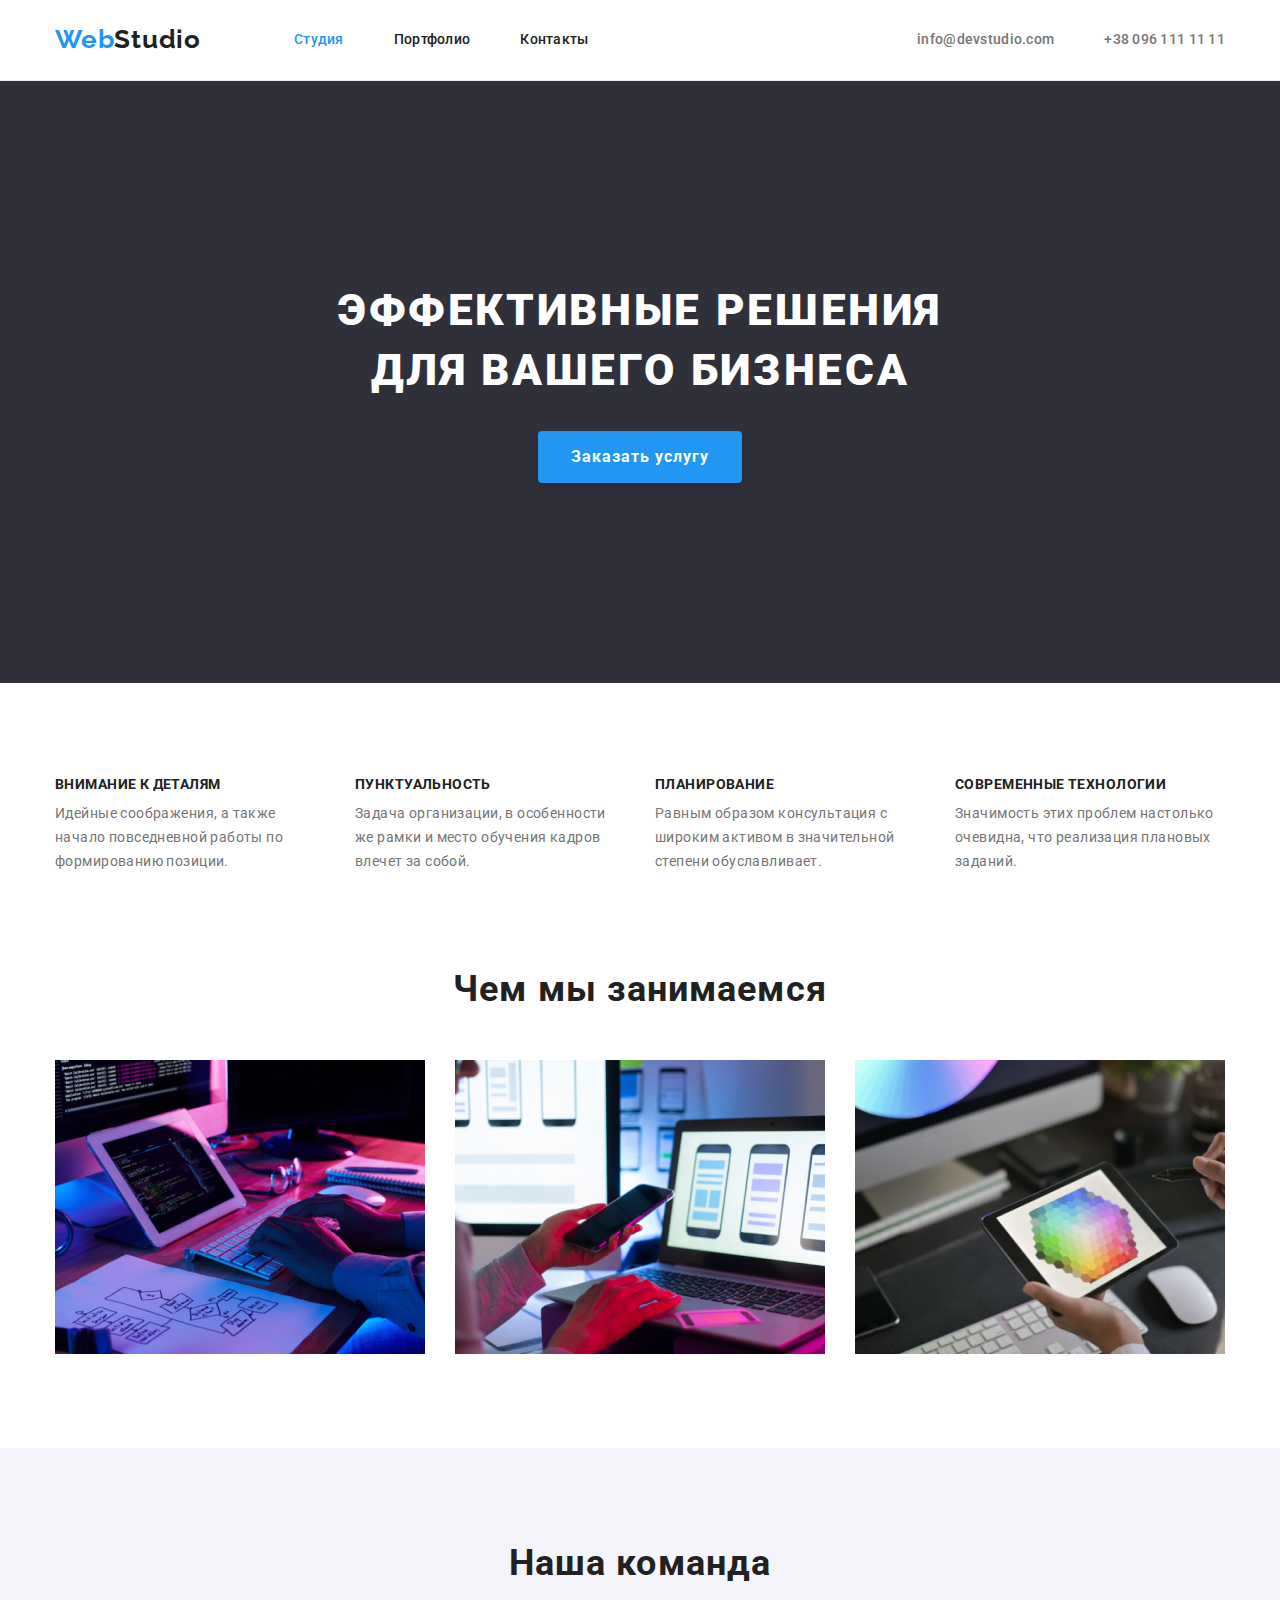
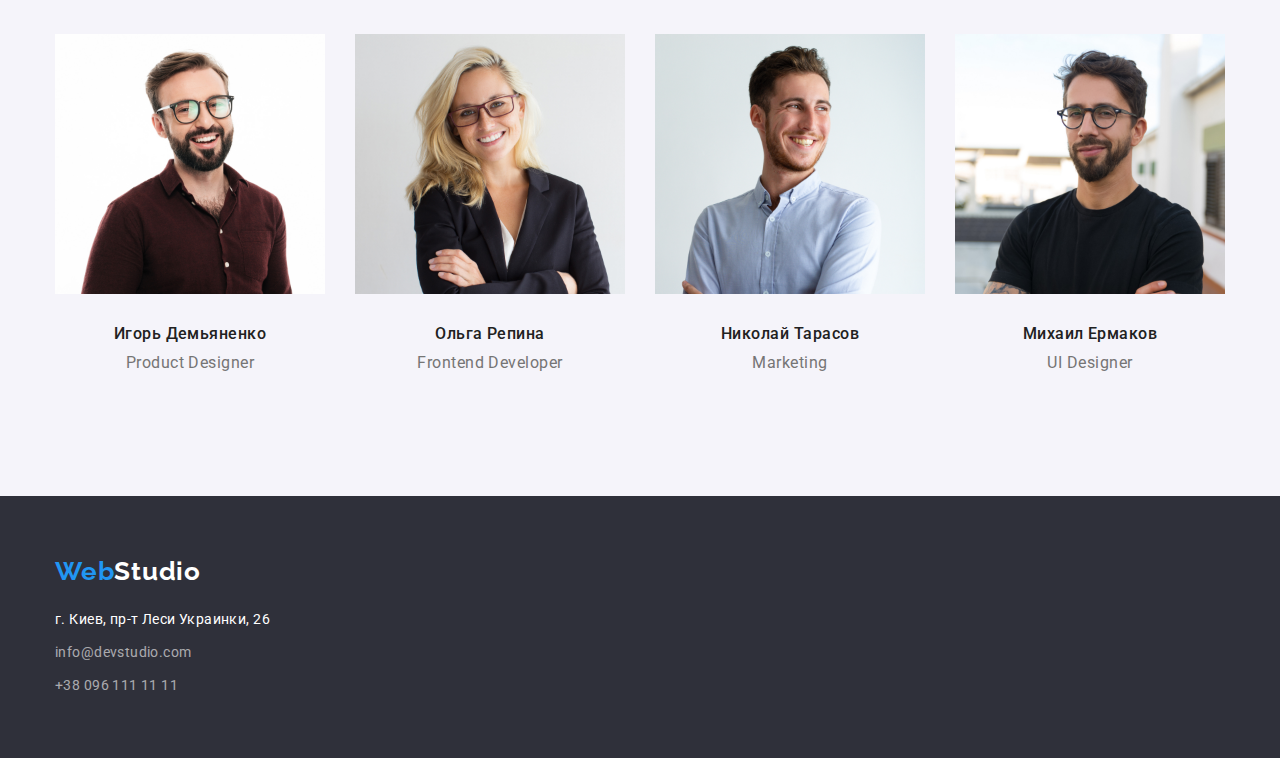
<file: index.html>
<!DOCTYPE html>
<html lang="ru">
<head>
    <meta charset="UTF-8">
    <meta http-equiv="X-UA-Compatible" content="IE=edge">
    <meta name="viewport" content="width=device-width, initial-scale=1.0">
    <title>Document</title>
    <link rel="preconnect" href="https://fonts.googleapis.com">
    <link rel="preconnect" href="https://fonts.gstatic.com" crossorigin>
    <link href="https://fonts.googleapis.com/css2?family=Raleway:wght@700&family=Roboto:wght@400;500;700;900&display=swap"
        rel="stylesheet">
    <link rel="stylesheet" href="https://cdnjs.cloudflare.com/ajax/libs/modern-normalize/1.1.0/modern-normalize.min.css">
    <link rel="stylesheet" href="./css/styles.css">
</head>
<body>
 <header class="border">
    <div class="conteiner header-flex">
        <nav class="header-flex">
            <a href="./index.html" lang="en" class="logo">Web<span class="logo-part">Studio</span></a>
            <ul class="site-nav list">
                <li class="item"><a href="./index.html" class="link current">Студия</a> </li>
                <li class="item"><a href="./portfolio.html" class="link">Портфолио</a> </li>
                <li class="item"><a href="" class="link">Контакты</a> </li>
            </ul>
        </nav>
        
        <ul class="site-contacts list">
            <li class="item"><a href="mailto:info@devstudio.com" class="link">info@devstudio.com</a></li>
            <li class="item"><a href="tel:+380961111111" class="link">+38 096 111 11 11</a> </li>
        </ul>
    </div>
    
 </header>
 <main>
    <!-- Главная секция -->
    <section class="mainsection">
        <h1 class="title">Эффективные решения для вашего бизнеса</h1>
        <button type="button" class="button" >Заказать услугу</button>
    </section>
    <!--Черты компании-->
        <section class="feature-section">
        <div class="conteiner">
        <h2 class="hid-header">Черты компании</h2>
        <ul class="feature-list list">
            <li class="item">
                <h3 class="title">Внимание к деталям</h3>
                <p class="text">Идейные соображения, а также начало повседневной работы по формированию позиции.</p>
            </li>
            <li class="item">
                <h3 class="title">Пунктуальность</h3>
                <p class="text">Задача организации, в особенности же рамки и место обучения кадров влечет за собой.</p>
            </li>
            <li class="item">
                <h3 class="title">Планирование</h3>
                <p class="text">Равным образом консультация с широким активом в значительной степени обуславливает.</p>
            </li>
            <li class="item">
                <h3 class="title">Современные технологии</h3>
                <p class="text">Значимость этих проблем настолько очевидна, что реализация плановых заданий.</p>
            </li>
        </ul>
        </div>
    </section>
    <!--Чем мы занимаемся-->
    <section class="type-work-section">
        <div class="conteiner">
        <h2 class="section-title">Чем мы занимаемся</h2>
        <ul class="type-work list">
            <li class="item">
                <a href="">
                    <img class="img" src="./img/box1.jpg" alt="Пример работ 1" 
                    width="370"
                    height="294"/>
                </a>
            </li>
            <li class="item">
                <a href="">
                <img class="img" src="./img/box2.jpg " alt="Пример работ 2" 
                width="370"
                height="294"/>
            </a>
        </li>
            <li class="item">
                <a href="">
                <img class="img" src="./img/box3.jpg" alt="Пример работ 3" 
                width="370"
                height="294"/>
            </a>
        </li>
        </ul>
        </div>
    </section>
    
    <!--Наша команда-->
    <section class="team">
        <div class="conteiner">
        <h2 class="section-title">Наша команда</h2>
        <ul class="list">
        <li class="team-list">
            <img class="img" src="./img/img.jpg" alt="Сотрудник 1" 
            width="270"
            height="260">
            <div class="team-bloc">
            <h3 class="team-title">Игорь Демьяненко</h3>
            <p lang="en" class="team-text">Product Designer</p>
            </div>
        </li>
        <li class="team-list">
            <img class="img" src="./img/img1.jpg" alt="Сотрудник 2"
            width="270"
            height="260">
            <div class="team-bloc">
            <h3 class="team-title">Ольга Репина</h3>
            <p lang="en" class="team-text">Frontend Developer</p>
            </div>
        </li>
        <li class="team-list">
            <img class="img" src="./img/img2.jpg" alt="Сотрудник 3"
            width="270"
            height="260">
            <div class="team-bloc">
            <h3 class="team-title">Николай Тарасов</h3>
            <p lang="en" class="team-text">Marketing</p>
            </div>
        </li>
        <li class="team-list">
            <img class="img" src="./img/img3.jpg" alt="Сотрудник 4"
            width="270"
            height="260">
            <div class="team-bloc">
            <h3 class="team-title">Михаил Ермаков</h3>
            <p lang="en" class="team-text">UI Designer</p>
            </div>
        </li>
    </ul>
    </div>
    </section>
 </main>
 <footer class="footer">
    <div class="conteiner">
        <a href="./index.html" lang="en" class="logo">Web<span class="logo-part">Studio</span> </a>
        <address>
            <p class="text">г. Киев, пр-т Леси Украинки, 26</p> 
        <ul class="footer-link list" >
            <div class="margin">
            <li ><a href="mailto:info@devstudio.com" class="link">info@devstudio.com</a></li>
            </div>
            <li ><a href="tel:+380961111111" class="link">+38 096 111 11 11</a> </li>
        </ul>
        </address>
    </div>
 </footer>
</body>

</html>
</file>
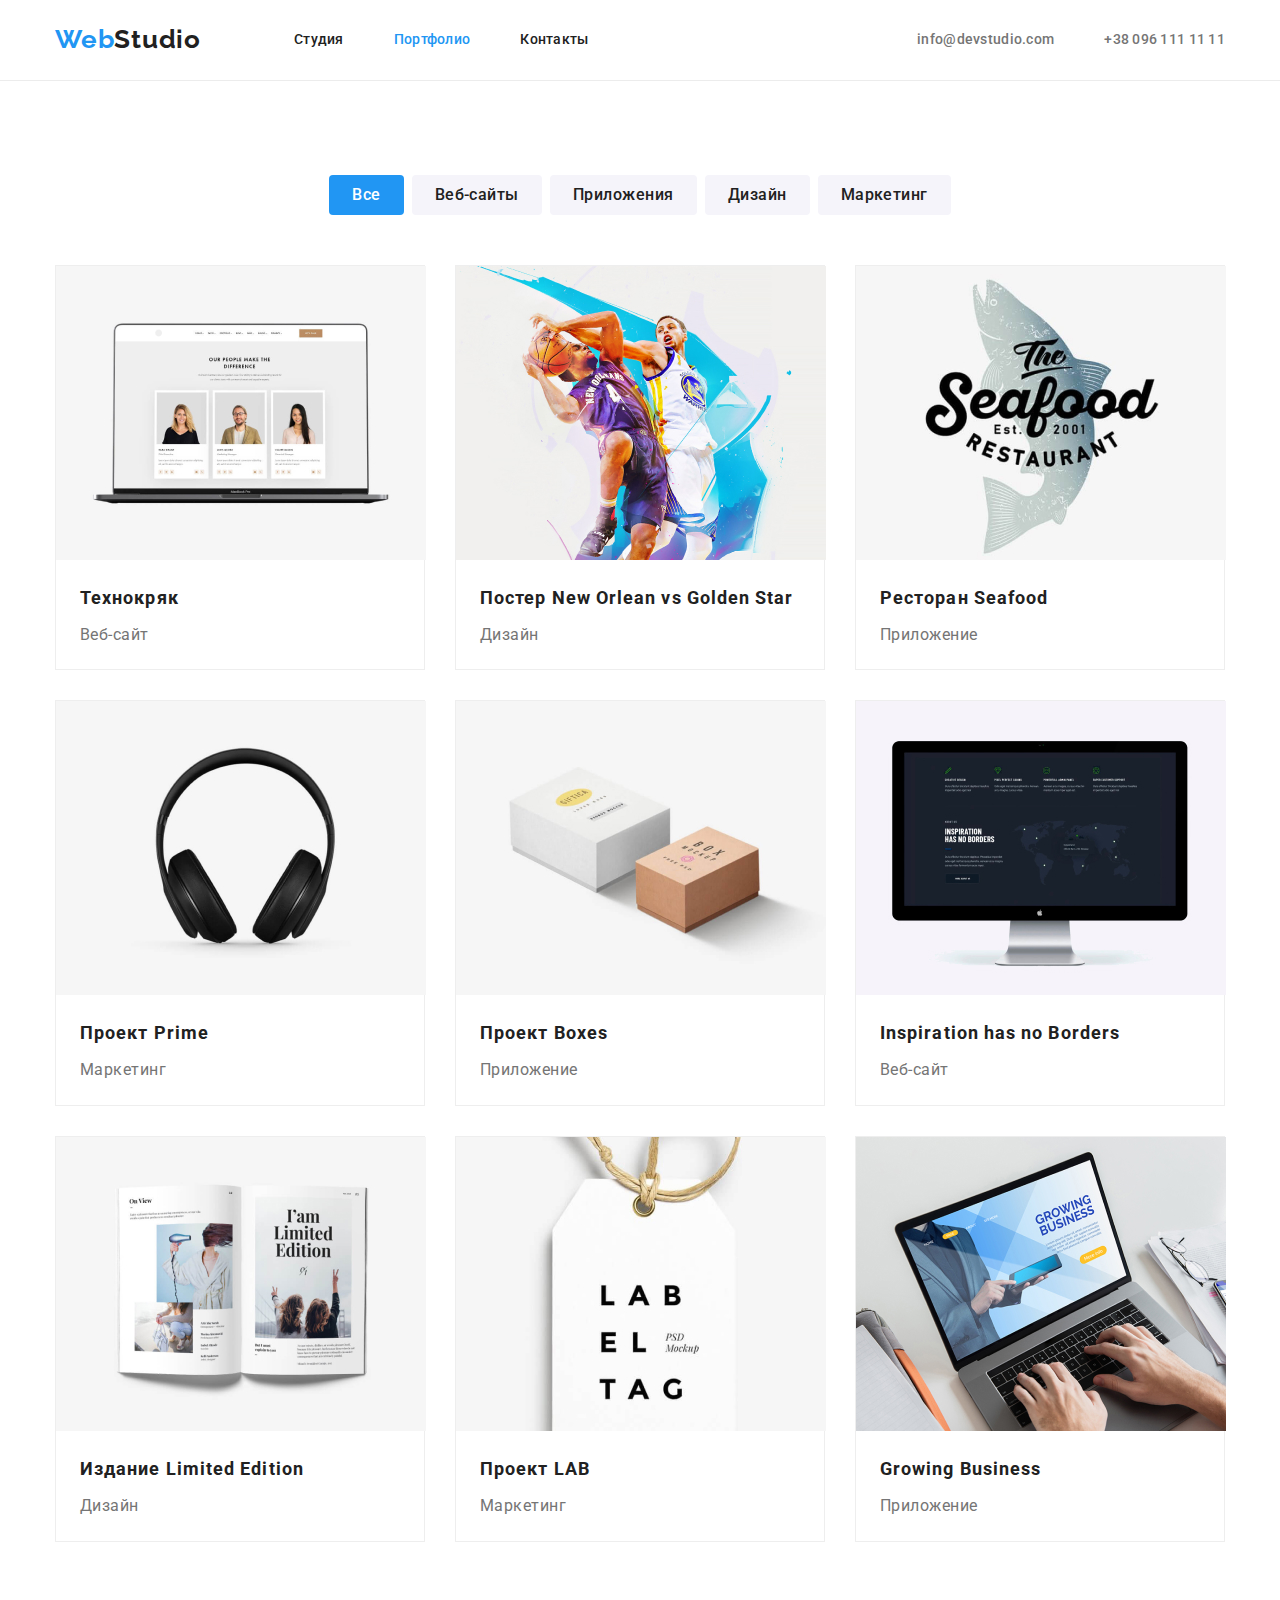
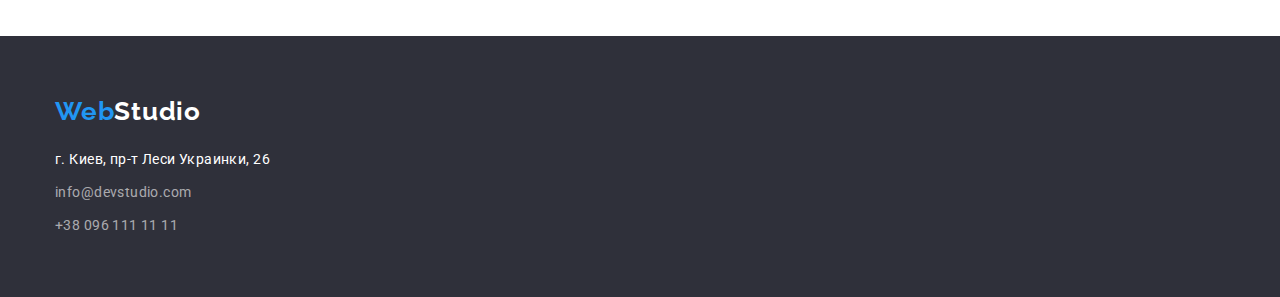
<file: portfolio.html>
<!DOCTYPE html>
<html lang="ru">
<head>
    <meta charset="UTF-8">
    <meta http-equiv="X-UA-Compatible" content="IE=edge">
    <meta name="viewport" content="width=device-width, initial-scale=1.0">
    <title>Document</title>
    <link rel="preconnect" href="https://fonts.googleapis.com">
    <link rel="preconnect" href="https://fonts.gstatic.com" crossorigin>
    <link href="https://fonts.googleapis.com/css2?family=Raleway:wght@700&family=Roboto:wght@400;500;700;900&display=swap"
        rel="stylesheet">
    <link rel="stylesheet" href="https://cdnjs.cloudflare.com/ajax/libs/modern-normalize/1.1.0/modern-normalize.min.css">
    <link rel="stylesheet" href="./css/styles.css">
</head>
<body>
<header class="border">
    <div class="conteiner header-flex">
        <nav class="header-flex">
            <a href="./index.html" lang="en" class="logo">Web<span class="logo-part">Studio</span></a>
            <ul class="site-nav list">
                <li class="item"><a href="./index.html" class="link ">Студия</a> </li>
                <li class="item"><a href="./portfolio.html" class="link current">Портфолио</a> </li>
                <li class="item"><a href="" class="link">Контакты</a> </li>
            </ul>
        </nav>

        <ul class="site-contacts list">
            <li class="item"><a href="mailto:info@devstudio.com" class="link">info@devstudio.com</a></li>
            <li class="item"><a href="tel:+380961111111" class="link">+38 096 111 11 11</a> </li>
        </ul>
    </div>

</header>
    <main>
      <section class="portfolio">
        <div class="conteiner">
        <h1 class="hid-title">Портфолио</h1>
       <ul class="portfolio-nav list">
        <li class="item">
            <button type="button" class="button current">Все</button>  
        </li>
        <li class="item">
            <button type="button" class="button">Веб-сайты</button>  
        </li>
        <li class="item">
            <button type="button" class="button">Приложения</button>  
        </li>
        <li class="item">
            <button type="button" class="button">Дизайн</button>
        </li>
        <li class="item">
            <button type="button" class="button">Маркетинг</button>
        </li>
       </ul>  
<ul class="portfolio-list list">
    <li class="item">
        <a href="" class="portfolio-link">
        <img class="img" src="./img/portf1.jpg" alt="Технокряк"
         width="370" height="294">
        <div class="description">
        <h2 class="title">Технокряк</h2>
        <p class="text">Веб-сайт</p>
        </div>
        </a>
    </li>
    <li class="item">
        <a href="" class="portfolio-link">
        <img class="img" src="./img/portf2.jpg" alt="Постер New Orlean vs Golden Star" 
        width="370" height="294">
        <div class="description">
        <h2 class="title">Постер <span lang="en">New Orlean vs Golden Star</span> </h2>
        <p class="text">Дизайн</p>
        </div>
        </a>
    </li>
    <li class="item">
        <a href="" class="portfolio-link">
        <img class="img" src="./img/portf3.jpg" alt="Ресторан Seafood" 
        width="370" height="294">
        <div class="description">
        <h2 class="title">Ресторан <span lang="en">Seafood</span></h2>
        <p class="text">Приложение</p>
        </div>
        </a>
    </li>
    <li class="item">
        <a href="" class="portfolio-link">
        <img class="img" src="./img/portf4.jpg" alt="Проект Prime" 
        width="370" height="294">
        <div class="description">
        <h2 class="title">Проект <span lang="en">Prime</span></h2>
        <p class="text">Маркетинг</p>
        </div>
        </a>
    </li>
    <li class="item">
        <a href="" class="portfolio-link">
        <img class="img" src="./img/portf5.jpg" alt="Проект Boxes" 
        width="370" height="294">
        <div class="description">
        <h2 class="title">Проект <span lang="en">Boxes</span></h2>
        <p class="text">Приложение</p>
        </div>
        </a>
    </li>
    <li class="item">
        <a href="" class="portfolio-link">
        <img class="img" src="./img/portf6.jpg" alt="Inspiration has no Borders" 
        width="370" height="294">
        <div class="description">
        <h2 class="title">Inspiration has no Borders</h2>
        <p class="text">Веб-сайт</p>
        </div>
        </a>
    </li>
    <li class="item">
        <a href="" class="portfolio-link">
        <img class="img" src="./img/portf7.jpg" alt="Издание Limited Edition" 
        width="370" height="294">
        <div class="description">
        <h2 class="title">Издание <span lang="en">Limited Edition</span></h2>
        <p class="text">Дизайн</p>
        </div>
        </a>
    </li>
    <li class="item">
        <a href="" class="portfolio-link">
        <img class="img" src="./img/portf8.jpg" alt="Проект LAB" 
        width="370" height="294">
        <div class="description">
        <h2 class="title">Проект <span lang="en">LAB</span> </h2>
        <p class="text">Маркетинг</p>
        </div>
        </a>
    </li>
    <li class="item">
        <a href="" class="portfolio-link">
        <img class="img" src="./img/portf9.jpg" alt="Growing Business" 
        width="370" height="294">
        <div class="description">
        <h2 class="title">Growing Business</h2>
        <p class="text">Приложение</p>
        </div>
        </a>
    </li>
</ul>
</div>
      </section>
    </main>
<footer class="footer">
    <div class="conteiner">
        <a href="./index.html" lang="en" class="logo">Web<span class="logo-part">Studio</span> </a>
        <address>
            <p class="text">г. Киев, пр-т Леси Украинки, 26</p>
            <ul class="footer-link list">
                <div class="margin">
                    <li><a href="mailto:info@devstudio.com" class="link">info@devstudio.com</a></li>
                </div>
                <li><a href="tel:+380961111111" class="link">+38 096 111 11 11</a> </li>
            </ul>
        </address>
    </div>
</footer>
</body>
</html>
</file>
<file: css/styles.css>
/* основной текст заголовки #212121*/
/* втор. цвет осн. текст #757575 */
/* цвет загол Н1 #FFFFFF */
/* доп цвет синий #2196F3 */

:root {
    --title-text-color:#212121;
    --prymary-text-color:#757575;
    --axent-text-color:#2196F3;
    --Wite-text-color:#FFFFFF;
    --background-main-color: #F5F4FA;
    --background-footer-color: #2F303A;
}
body {
    background-color: var(--Wite-text-color);
    color: var(--prymary-text-color) ;
    font-family: 'Roboto', sans-serif;
    font-weight: 400;
    font-size: 14px;
    line-height: 1.7;
    letter-spacing: 0.03em;
}

.conteiner {
    margin-left: auto;
    margin-right: auto;
    width: 1200px;
    padding-left: 15px;
    padding-right: 15px;
 
    /* background-color: aqua; */
}
.list {
    list-style: none;
    padding: 0;
    margin: 0; 
}
.img {
    display: block;
}
.logo {
    color: var(--axent-text-color);
    font-family: 'Raleway', sans-serif;
        font-weight: 700;
        font-size: 26px;
        line-height: 1.2;
        letter-spacing: 0.03em;

        text-decoration: none;
}
.logo-part {
    
    color: var(--title-text-color);
}

/* навигация сайта*/
.header-flex {
    display: flex;
    align-items: center;

}
.border {
    border-bottom: 1px solid #ECECEC;
}
.site-nav {
    display: flex;
    margin-left: 93px;
}

.site-nav .item:not(:last-child) {
   margin-right: 50px;
}
.site-nav .link {
    display: block;
    padding-top: 32px;
    padding-bottom: 32px;
color: var(--title-text-color) ;
    font-weight: 500;
    font-size: 14px;
    line-height: 1.14;
    letter-spacing: 0.02em;

    text-decoration: none;
}
.site-nav .link:hover, 
.site-nav .link:focus {
   color: var(--axent-text-color); 
}
.site-nav .link.current {
    color: var(--axent-text-color);
}
.site-contacts {
    display: flex;
    margin-left: auto;
}

.site-contacts .item:not(:last-child) {
    margin-right: 50px;
}

.site-contacts .link {
    display: block;
    padding-top: 32px;
    padding-bottom: 32px;

    color: var(--prymary-text-color);
    font-weight: 500;
        font-size: 14px;
        line-height: 1.14;
        letter-spacing: 0.02em;

        text-decoration: none;
}
.site-contacts .link:hover, 
.site-contacts .link:focus {
    color: var(--axent-text-color);
}

/* Главная секция */
.mainsection {
    padding: 200px 0;
    background: var(--background-footer-color);
    text-align: center;
}
.mainsection .title {
    margin: 0 auto 30px auto;
    width: 696px;
    color: var(--Wite-text-color);
    font-weight: 900;
        font-size: 44px;
        line-height: 1.36;
        letter-spacing: 0.06em;
        text-transform: uppercase;
}

.mainsection .button {
display: inline-block;
margin: 0 auto;
padding: 10px 32px;
background: var(--axent-text-color);
box-shadow: 0px 4px 4px rgba(0, 0, 0, 0.15);
font-family: inherit;
font-weight: 700;
    font-size: 16px;
    line-height: 1.87;
    display: flex;
    align-items: center;
    letter-spacing: 0.06em;
color: var(--Wite-text-color);
min-width: 200px;
border-radius: 4px;
border: 1px solid transparent;
cursor: pointer;
}

/* Секции */
.feature-section {
    padding: 94px 0;
}
.type-work-section {
    padding-bottom: 94px;
}
.section-title {
    margin-top: 0;
    margin-bottom: 50px;
    color: var(--title-text-color);
    font-weight: 700;
        font-size: 36px;
        line-height: 1.17;
        text-align: center;
        letter-spacing: 0.03em;
}
.hid-header {
position: absolute;
    white-space: nowrap;
    width: 1px;
    height: 1px;
    overflow: hidden;
    border: 0;
    padding: 0;
    clip: rect(0 0 0 0);
    clip-path: inset(50%);
    margin: -1px;
}

.feature-list {
    display: flex;
}
.feature-list .item {
    width: 270px;
}
.feature-list .item:not(:last-child) {
    margin-right: 30px;
}

.feature-list .title {
    margin-top: 0;
    margin-bottom: 10px;
    color: var(--title-text-color);
    font-weight: 700;
        font-size: 14px;
        line-height: 1.14;
        letter-spacing: 0.03em;
        text-transform: uppercase;
}
.feature-list .text {
 margin-top: 0;
 margin-bottom: 0;
}
/* Чем мы занимаемся */
.type-work {
    display: flex;
}
.type-work .item:not(:last-child) {
    margin-right: 30px;
}
/* наша команда*/
.team {
    padding-top: 94px;
    padding-bottom: 94px;
    background-color: var(--background-main-color);  
}

.team .list {
    display: flex;
}
.team-list:not(:last-child) {
    margin-right: 30px;
}

.team-title {
    margin-top: 0;
    margin-bottom: 10px;
    color: var(--title-text-color);
    font-weight: 500;
        font-size: 16px;
        line-height: 1.2;
        letter-spacing: 0.03em;
        text-align: center;
}
.team-text {
    margin: 0;
       color: var(--prymary-text-color);
        font-weight: 400;
        font-size: 16px;
        line-height: 1.2;
        letter-spacing: 0.03em;
        text-align: center;
}
.team-bloc {
padding: 30px 0;
}


/* FOOTER */
.footer {
    background-color: var(--background-footer-color);
    padding-top: 60px;
    padding-bottom: 60px;
}
.footer .logo-part {
    color: var(--Wite-text-color);
}

.footer .text {
    margin-top: 20px;
    margin-bottom: 9px;
    color: var(--Wite-text-color);
    font-weight: 400;
        font-size: 14px;
        line-height: 1.7;
        letter-spacing: 0.03em;
        font-style: normal;
}
.footer-link .link {
    font-weight: 400;
        font-size: 14px;
        line-height: 1.7;
        letter-spacing: 0.03em;
        color: rgba(255, 255, 255, 0.6);

        text-decoration: none;
        font-style: normal;
}
.footer-link >.margin {
    margin-bottom: 9px;
}
/* ПОРТФОЛИО */
.portfolio {
    padding: 94px 0;
}
.portfolio .hid-title {
    position: absolute;
        white-space: nowrap;
        width: 1px;
        height: 1px;
        overflow: hidden;
        border: 0;
        padding: 0;
        clip: rect(0 0 0 0);
        clip-path: inset(50%);
        margin: -1px;
}  
.portfolio-nav {
    display: flex;
    margin-top: 0;
    margin-bottom: 50px;
    justify-content: center;
}
.portfolio-nav .item:not(:last-child) {
    margin-right: 8px;
}
.portfolio-nav .button {
    display: inline-block;
    margin: 0 auto;
    padding: 6px 22px;
    border-radius: 4px;
    border: 1px solid transparent;
  
    color: var(--title-text-color);
    background-color: var(--background-main-color);
    font-family: inherit;
    font-weight: 500;
        font-size: 16px;
        line-height: 1.6;
        text-align: center;
        letter-spacing: 0.03em;
        cursor: pointer;
}

.portfolio-nav .button:hover,
.portfolio-nav .button:focus {
    color: var(--Wite-text-color);
    background-color: var(--axent-text-color); 
}

.portfolio-nav .button.current {
    color: var(--Wite-text-color);
    background-color: var(--axent-text-color);
}

.portfolio-list {
    display: flex;
    flex-wrap: wrap;  
}

.portfolio-list .item {
    width: calc(( 100% - 60px ) / 3 );
    margin-right: 30px;
    margin-bottom: 30px;
    background: var(--Wite-text-color);
    border: 1px solid #EEEEEE;
}
.portfolio-list .item:nth-child(3n) {
    margin-right: 0;
}
.portfolio-list .item:nth-last-child(-n+3) {
    margin-bottom: 0;
}

.description {
    padding: 20px 24px;
}
.portfolio .title {
    margin-top: 0;
    margin-bottom: 4px;
color: var(--title-text-color);
    font-weight: 700;
    font-size: 18px;
    line-height: 2;
    letter-spacing: 0.06em;  
}

.portfolio .text {
    margin-top: 0;
    margin-bottom: 0;
    color: var(--prymary-text-color);
    font-weight: 400;
        font-size: 16px;
        line-height: 1.87;
        letter-spacing: 0.03em;    
}
.portfolio-link {
    display: inline-block;
    text-decoration: none;
}
</file>
